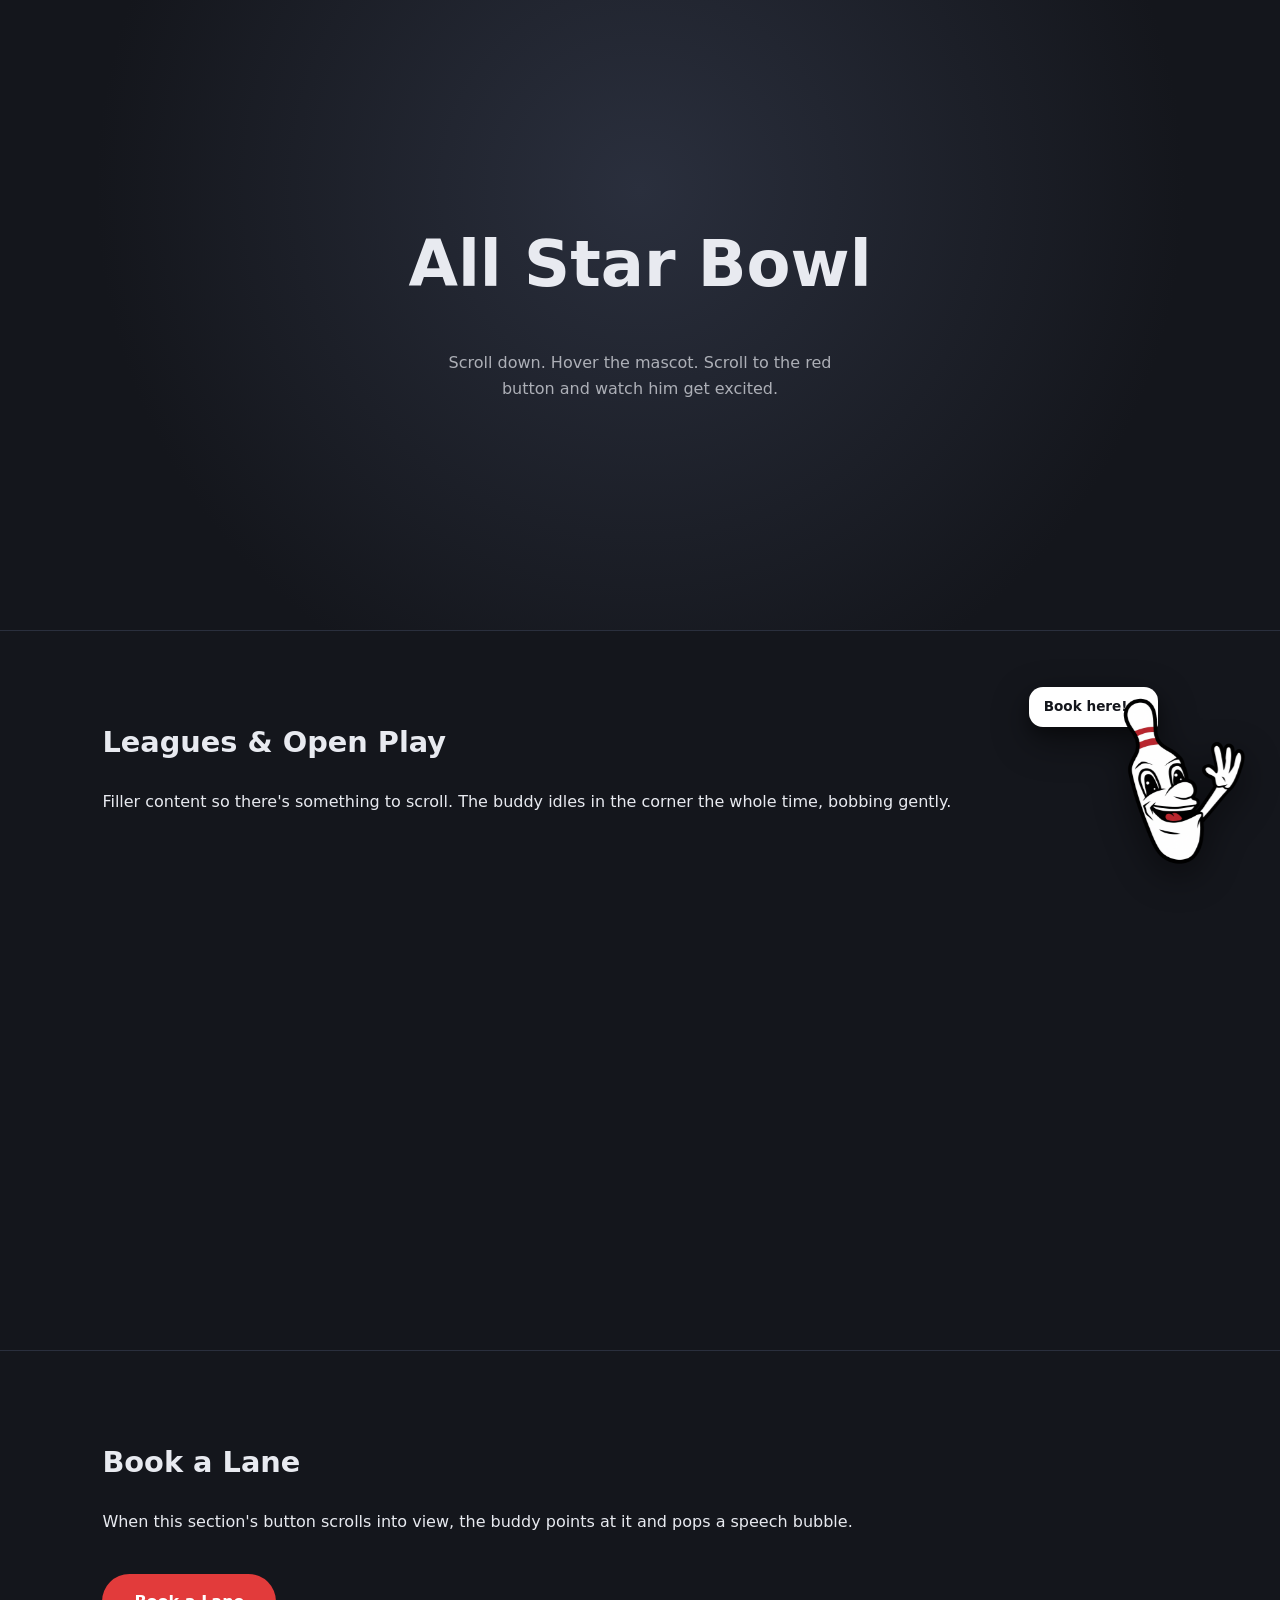
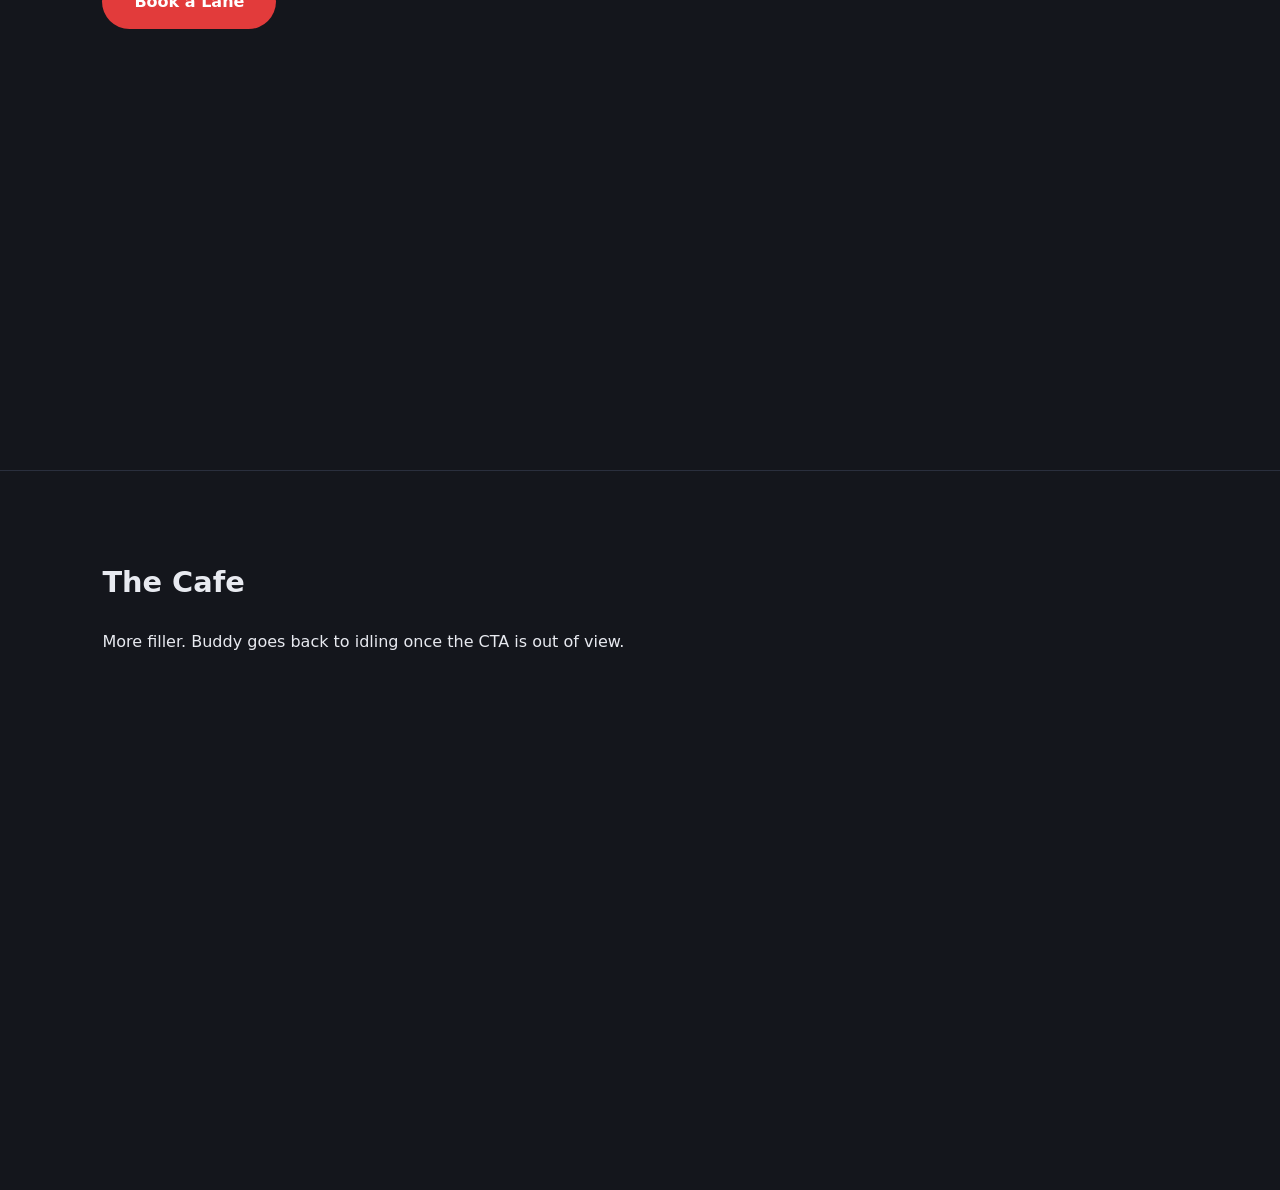
<file: public/mascot-demo.html>
<!DOCTYPE html>
<html lang="en">
<head>
<meta charset="UTF-8">
<meta name="viewport" content="width=device-width, initial-scale=1.0">
<title>All Star Bowl — Mascot Corner Buddy Demo</title>
<style>
  :root {
    --buddy-size: 150px;
  }

  * { box-sizing: border-box; }

  body {
    margin: 0;
    font-family: system-ui, -apple-system, sans-serif;
    background: #14161c;
    color: #e8eaf0;
    line-height: 1.6;
  }

  /* --- Fake page content so you can scroll and see the buddy react --- */
  header.hero {
    height: 70vh;
    display: flex;
    flex-direction: column;
    align-items: center;
    justify-content: center;
    text-align: center;
    background: radial-gradient(circle at 50% 30%, #2a2f3d 0%, #14161c 70%);
  }
  header.hero h1 { font-size: clamp(2rem, 6vw, 4rem); margin: 0 0 .3em; }
  header.hero p { opacity: .7; max-width: 40ch; }

  section.block {
    min-height: 80vh;
    padding: 4rem clamp(1rem, 8vw, 8rem);
    border-top: 1px solid #2a2f3d;
  }
  section.block h2 { font-size: 1.8rem; }
  .cta {
    display: inline-block;
    margin-top: 1.5rem;
    padding: .9rem 2rem;
    background: #e23b3b;
    color: #fff;
    border-radius: 999px;
    font-weight: 700;
    text-decoration: none;
    cursor: pointer;
  }

  /* ================= MASCOT CORNER BUDDY ================= */
  .buddy {
    position: fixed;
    right: clamp(12px, 3vw, 32px);
    bottom: clamp(12px, 3vw, 28px);
    width: var(--buddy-size);
    z-index: 9999;
    cursor: pointer;
    /* enters by sliding up + fading in */
    transform: translateY(140%);
    opacity: 0;
    transition: transform .6s cubic-bezier(.2,.9,.3,1.2), opacity .5s ease;
    /* drop shadow so it reads as a sticker, not pasted */
    filter: drop-shadow(0 12px 18px rgba(0,0,0,.45));
  }
  .buddy.in {
    transform: translateY(0);
    opacity: 1;
  }

  /* The image itself idles (gentle bob + sway) via its own layer,
     so the entrance transform on .buddy doesn't fight the idle loop. */
  .buddy img {
    width: 100%;
    display: block;
    transform-origin: 50% 90%;          /* pivots near the base, like it's standing */
    animation: idle 4s ease-in-out infinite;
    will-change: transform;
  }
  @keyframes idle {
    0%, 100% { transform: translateY(0) rotate(-1.5deg); }
    50%      { transform: translateY(-8px) rotate(1.5deg); }
  }

  /* Hover = it gets excited: faster, bigger wave-bounce */
  .buddy:hover img {
    animation: wave 0.6s ease-in-out infinite;
  }
  @keyframes wave {
    0%, 100% { transform: translateY(0) rotate(-6deg); }
    50%      { transform: translateY(-14px) rotate(6deg); }
  }

  /* "Excited" pulse we trigger from JS when near a CTA */
  .buddy.excited img {
    animation: excited 0.45s ease-in-out 3;
  }
  @keyframes excited {
    0%, 100% { transform: translateY(0) rotate(-8deg) scale(1); }
    50%      { transform: translateY(-22px) rotate(8deg) scale(1.06); }
  }

  /* Speech bubble */
  .buddy .bubble {
    position: absolute;
    bottom: 78%;
    right: 60%;
    background: #fff;
    color: #14161c;
    padding: .55rem .9rem;
    border-radius: 14px 14px 2px 14px;
    font-size: .85rem;
    font-weight: 700;
    white-space: nowrap;
    box-shadow: 0 6px 14px rgba(0,0,0,.3);
    opacity: 0;
    transform: translateY(6px) scale(.9);
    transform-origin: bottom right;
    transition: opacity .25s, transform .25s;
    pointer-events: none;
  }
  .buddy .bubble.show {
    opacity: 1;
    transform: translateY(0) scale(1);
  }

  /* Dismiss button — buddy must always be dismissible */
  .buddy .close {
    position: absolute;
    top: -6px;
    left: -6px;
    width: 24px; height: 24px;
    border-radius: 50%;
    border: none;
    background: #2a2f3d;
    color: #fff;
    font-size: 14px;
    line-height: 1;
    cursor: pointer;
    opacity: 0;
    transition: opacity .2s;
  }
  .buddy:hover .close { opacity: 1; }

  .buddy.dismissed {
    transform: translateY(160%);
    opacity: 0;
    pointer-events: none;
  }

  /* Respect users who don't want motion */
  @media (prefers-reduced-motion: reduce) {
    .buddy img { animation: none !important; }
    .buddy { transition: opacity .4s; transform: none; }
  }
</style>
</head>
<body>

  <header class="hero">
    <h1>All Star Bowl</h1>
    <p>Scroll down. Hover the mascot. Scroll to the red button and watch him get excited.</p>
  </header>

  <section class="block">
    <h2>Leagues &amp; Open Play</h2>
    <p>Filler content so there's something to scroll. The buddy idles in the corner the whole time, bobbing gently.</p>
  </section>

  <section class="block" id="book">
    <h2>Book a Lane</h2>
    <p>When this section's button scrolls into view, the buddy points at it and pops a speech bubble.</p>
    <a class="cta" id="bookBtn">Book a Lane</a>
  </section>

  <section class="block">
    <h2>The Cafe</h2>
    <p>More filler. Buddy goes back to idling once the CTA is out of view.</p>
  </section>

  <!-- ================= THE MASCOT ================= -->
  <div class="buddy" id="buddy" aria-label="All Star Bowl mascot" role="img">
    <button class="close" id="buddyClose" aria-label="Dismiss mascot">&times;</button>
    <div class="bubble" id="buddyBubble">Ready to bowl?</div>
    <img src="img/generated/mascot/mascot-wave.png" alt="All Star Bowl pin mascot">
  </div>

  <script>
    const buddy   = document.getElementById('buddy');
    const bubble  = document.getElementById('buddyBubble');
    const closeBtn= document.getElementById('buddyClose');
    const bookBtn = document.getElementById('bookBtn');

    // 1. Entrance after a beat
    setTimeout(() => buddy.classList.add('in'), 800);

    // 2. Hover = show a friendly bubble
    let hoverLines = ['Ready to bowl?', 'Strike!', 'Grab a lane!', 'Hey there!'];
    let li = 0;
    buddy.addEventListener('mouseenter', () => {
      bubble.textContent = hoverLines[li++ % hoverLines.length];
      bubble.classList.add('show');
    });
    buddy.addEventListener('mouseleave', () => bubble.classList.remove('show'));

    // 3. React when the "Book a Lane" CTA scrolls into view
    const io = new IntersectionObserver((entries) => {
      entries.forEach(e => {
        if (e.isIntersecting) {
          buddy.classList.add('excited');
          bubble.textContent = 'Book here! →';
          bubble.classList.add('show');
          setTimeout(() => buddy.classList.remove('excited'), 1500);
          setTimeout(() => bubble.classList.remove('show'), 3000);
        }
      });
    }, { threshold: 0.9 });
    io.observe(bookBtn);

    // 4. Always dismissible (remembers for the session)
    if (sessionStorage.getItem('buddyDismissed')) buddy.classList.add('dismissed');
    closeBtn.addEventListener('click', (ev) => {
      ev.stopPropagation();
      buddy.classList.add('dismissed');
      sessionStorage.setItem('buddyDismissed', '1');
    });

    // 5. Click buddy = jump to booking
    buddy.addEventListener('click', () => {
      document.getElementById('book').scrollIntoView({ behavior: 'smooth' });
    });
  </script>
</body>
</html>
</file>
